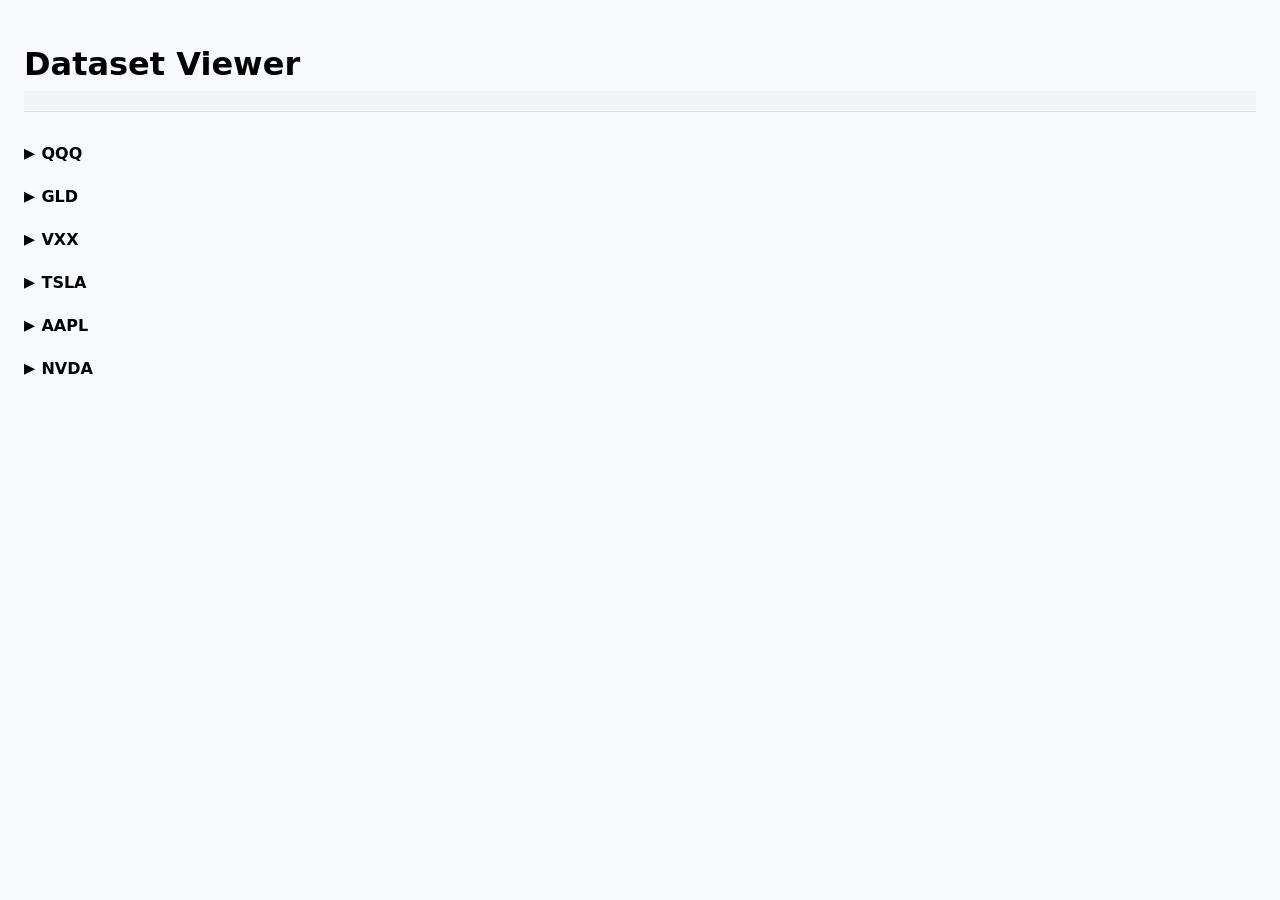
<file: static/symbol.html>
<!DOCTYPE html>
<html lang="en">
<head>
  <meta charset="UTF-8" />
  <title>Dataset Viewer</title>
  <meta name="viewport" content="width=device-width, initial-scale=1" />

  <style>
    body {
      font-family: system-ui, -apple-system, BlinkMacSystemFont, sans-serif;
      padding: 1rem;
      background: #f9fafb;
    }

    h1, h2, h3 {
      margin-bottom: 0.5rem;
    }

    input {
      padding: 0.5rem;
      margin-bottom: 1rem;
      width: 100%;
      max-width: 300px;
    }

    table {
      width: 100%;
      border-collapse: collapse;
      background: white;
      margin-bottom: 2rem;
    }

    th, td {
      padding: 0.6rem;
      border-bottom: 1px solid #ddd;
      text-align: left;
    }

    th {
      cursor: pointer;
      background: #f3f4f6;
    }

    th:hover {
      background: #e5e7eb;
    }

    .pagination {
      margin-bottom: 2rem;
    }

    .pagination button {
      padding: 0.4rem 0.7rem;
      margin-right: 0.25rem;
      cursor: pointer;
    }

    /* ===== JSON GROUPING ===== */
    .json-group {
      margin-bottom: 1.5rem;
    }

    .json-header {
      display: flex;
      align-items: center;
      cursor: pointer;
      font-weight: 600;
      user-select: none;
    }

    .json-header span {
      margin-right: 0.4rem;
      font-size: 0.9rem;
    }

    .json-items {
      margin-left: 1.5rem;
      padding-left: 1rem;
      border-left: 2px solid #374151;
      margin-top: 0.75rem;
      display: none;
    }

    .json-item {
      position: relative;
      margin-bottom: 1rem;
    }

    .copy-btn {
      position: absolute;
      top: 0.4rem;
      right: 0.4rem;
      background: #1f2933;
      color: #e5e7eb;
      border: 1px solid #374151;
      padding: 0.2rem 0.4rem;
      font-size: 0.75rem;
      cursor: pointer;
      border-radius: 4px;
    }

    .copy-btn:hover {
      background: #374151;
    }

    .json-block {
      background: #111827;
      color: #e5e7eb;
      padding: 1rem;
      border-radius: 6px;
      overflow-x: auto;
      font-family: monospace;
      font-size: 0.85rem;
      white-space: pre;
    }
  </style>
</head>
<body>

<h1>Dataset Viewer</h1>


<table>
  <thead>
    <tr id="header-row"></tr>
  </thead>
  <tbody></tbody>
</table>

<div class="pagination" id="pagination"></div>


<div id="jsonMessages"></div>

<script>
/* ================= CSV DATA ================= */
const csvData = `

`;

function parseCSV(csv) {
  const lines = csv.trim().split("\n");
  const headers = lines[0].split(",");
  const rows = lines.slice(1).map(line =>
    Object.fromEntries(
      line.split(",").map((v, i) => [headers[i], v])
    )
  );
  return { headers, rows };
}

const { headers, rows } = parseCSV(csvData);

/* ================= TABLE ================= */
let currentPage = 1;
let rowsPerPage = 20;
let sortColumn = null;
let sortAsc = true;
let filteredRows = [...rows];

function renderHeaders() {
  const hr = document.getElementById("header-row");
  hr.innerHTML = "";
  headers.forEach(h => {
    const th = document.createElement("th");
    th.textContent = h;
    th.onclick = () => sortBy(h);
    hr.appendChild(th);
  });
}

function renderTable() {
  const tbody = document.querySelector("tbody");
  tbody.innerHTML = "";
  filteredRows.slice(0, rowsPerPage).forEach(r => {
    const tr = document.createElement("tr");
    headers.forEach(h => {
      const td = document.createElement("td");
      td.textContent = r[h];
      tr.appendChild(td);
    });
    tbody.appendChild(tr);
  });
}




/* ================= JSON DATA ================= */
const jsonMessages = [
  {
    "accountNumber": "34614483",
    "assetType": "OPTION",
    "gapinterval": 0,
    "gapprice": 0,
    "instruction": "SELL_TO_OPEN",
    "interval": 6,
    "maxRunNumber": 100,
    "orderType": "LIMIT",
    "price": 3.5,
    "quantity": 1,
    "symbol": "QQQ   270115P00210000",
    "threadNumber": 0
  },
  {
    "accountNumber": "34614483",
    "assetType": "OPTION",
    "gapinterval": 0,
    "gapprice": 0,
    "instruction": "SELL_TO_OPEN",
    "interval": 6,
    "maxRunNumber": 100,
    "orderType": "LIMIT",
    "price": 3.5,
    "quantity": 1,
    "symbol": "QQQ   260618P00254780",
    "threadNumber": 0
  },
  {
    "accountNumber": "34614483",
    "assetType": "OPTION",
    "gapinterval": 0,
    "gapprice": 0,
    "instruction": "SELL_TO_OPEN",
    "interval": 6,
    "maxRunNumber": 100,
    "orderType": "LIMIT",
    "price": 3.5,
    "quantity": 1,
    "symbol": "GLD   280121P00150000",
    "threadNumber": 0
  },
  {
    "accountNumber": "34614483",
    "assetType": "OPTION",
    "gapinterval": 0,
    "gapprice": 0,
    "instruction": "SELL_TO_OPEN",
    "interval": 6,
    "maxRunNumber": 100,
    "orderType": "LIMIT",
    "price": 3.5,
    "quantity": 1,
    "symbol": "VXX   260618P00054780",
    "threadNumber": 0
  },

{
  "accountNumber": "34614483",
  "assetType": "OPTION",
  "gapinterval": 0,
  "gapprice": 0,
  "instruction": "SELL_TO_OPEN",
  "interval": 6,
  "maxRunNumber": 100,
  "orderType": "LIMIT",
  "price": 3.5,
  "quantity": 1,
  "symbol": "TSLA  260821P00060000",
  "threadNumber": 0
},

{
  "accountNumber": "34614483",
  "assetType": "OPTION",
  "gapinterval": 0,
  "gapprice": 0,
  "instruction": "BUY_TO_CLOSE",
  "interval": 4,
  "maxRunNumber": 7,
  "orderType": "LIMIT",
  "price": 0.28,
  "quantity": 1,
  "symbol": "TSLA  270115P00040000",
  "threadNumber": 0
},

{
  "accountNumber": "10067672",
  "assetType": "OPTION",
  "gapinterval": 0,
  "gapprice": 0,
  "instruction": "BUY_TO_CLOSE",
  "interval": 4,
  "maxRunNumber": 5,
  "orderType": "LIMIT",
  "price": 0.16,
  "quantity": 1,
  "symbol": "TSLA  260821P00050000",
  "threadNumber": 0
},
{
  "accountNumber": "34614483",
  "assetType": "OPTION",
  "gapinterval": 0,
  "gapprice": 0,
  "instruction": "BUY_TO_CLOSE",
  "interval": 6,
  "maxRunNumber": 100,
  "orderType": "LIMIT",
  "price": 0.4,
  "quantity": 1,
  "symbol": "AAPL  270115P00100000",
  "threadNumber": 0
},
{ 
  "accountNumber": "34614483", 
  "assetType": "OPTION", 
  "gapinterval": 0, 
  "gapprice": 0, 
  "instruction": "BUY_TO_CLOSE", 
  "interval": 6, 
  "maxRunNumber": 100, 
  "orderType": "LIMIT", 
  "price": 0.22, 
  "quantity": 1, 
  "symbol": "NVDA  260618P00067000", 
  "threadNumber": 0 
},
{
  "accountNumber": "34614483",
  "assetType": "OPTION",
  "gapinterval": 0,
  "gapprice": 0,
  "instruction": "SELL_TO_OPEN",
  "interval": 6,
  "maxRunNumber": 10,
  "orderType": "LIMIT",
  "price": 0.27,
  "quantity": 1,
  "symbol": "VXX   260417C00080000",
  "threadNumber": 0
}


];


/* ================= RENDER JSON ================= */
function renderJSONMessages() {
  const container = document.getElementById("jsonMessages");
  container.innerHTML = "";

  const groups = {};
  jsonMessages.forEach(m => {
    const key = m.symbol.trim().split(/\s+/)[0];
    groups[key] ??= [];
    groups[key].push(m);
  });

  Object.entries(groups).forEach(([symbol, items]) => {
    const group = document.createElement("div");
    group.className = "json-group";

    const header = document.createElement("div");
    header.className = "json-header";
    header.innerHTML = `<span>▶</span>${symbol}`;

    const itemsDiv = document.createElement("div");
    itemsDiv.className = "json-items";

    header.onclick = () => {
      const open = itemsDiv.style.display === "block";
      itemsDiv.style.display = open ? "none" : "block";
      header.querySelector("span").textContent = open ? "▶" : "▼";
    };

    items.forEach(obj => {
      const item = document.createElement("div");
      item.className = "json-item";

      const pre = document.createElement("pre");
      pre.className = "json-block";
      pre.textContent = JSON.stringify(obj, null, 2);

      const btn = document.createElement("button");
      btn.className = "copy-btn";
      btn.textContent = "Copy";
      btn.onclick = () => {
        navigator.clipboard.writeText(pre.textContent);
        btn.textContent = "Copied";
        setTimeout(() => btn.textContent = "Copy", 1000);
      };

      item.appendChild(btn);
      item.appendChild(pre);
      itemsDiv.appendChild(item);
    });

    group.appendChild(header);
    group.appendChild(itemsDiv);
    container.appendChild(group);
  });
}

/* ================= INIT ================= */
renderHeaders();
renderTable();
renderJSONMessages();
</script>

</body>
</html>
</file>
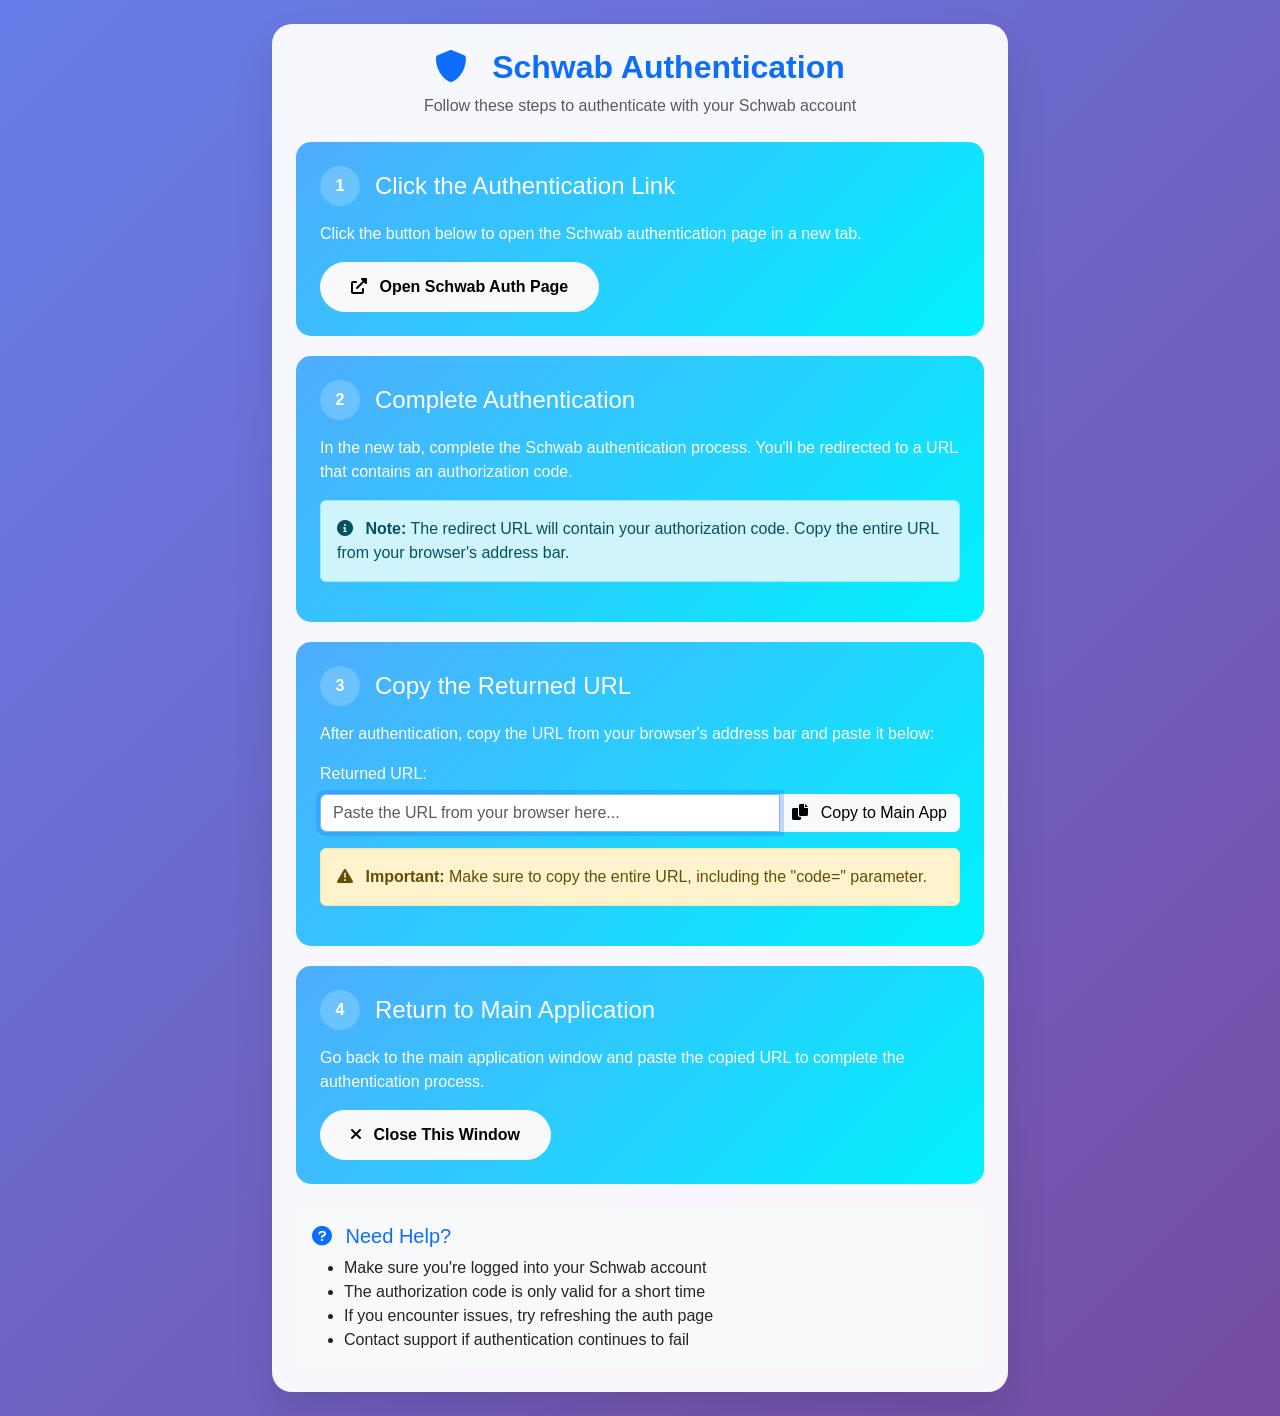
<file: templates/auth.html>
<!DOCTYPE html>
<html lang="en">
<head>
    <meta charset="UTF-8">
    <meta name="viewport" content="width=device-width, initial-scale=1.0">
    <title>Schwab Authentication</title>
    <link href="https://cdn.jsdelivr.net/npm/bootstrap@5.1.3/dist/css/bootstrap.min.css" rel="stylesheet">
    <link href="https://cdnjs.cloudflare.com/ajax/libs/font-awesome/6.0.0/css/all.min.css" rel="stylesheet">
    <style>
        body {
            background: linear-gradient(135deg, #667eea 0%, #764ba2 100%);
            min-height: 100vh;
            font-family: 'Segoe UI', Tahoma, Geneva, Verdana, sans-serif;
        }
        .auth-container {
            background: rgba(255, 255, 255, 0.95);
            border-radius: 20px;
            box-shadow: 0 20px 40px rgba(0, 0, 0, 0.1);
            backdrop-filter: blur(10px);
        }
        .step-card {
            background: linear-gradient(135deg, #4facfe 0%, #00f2fe 100%);
            border-radius: 15px;
            color: white;
            margin-bottom: 20px;
        }
        .step-number {
            background: rgba(255, 255, 255, 0.2);
            border-radius: 50%;
            width: 40px;
            height: 40px;
            display: flex;
            align-items: center;
            justify-content: center;
            font-weight: bold;
            margin-right: 15px;
        }
        .btn-custom {
            border-radius: 25px;
            padding: 12px 30px;
            font-weight: 600;
            transition: all 0.3s ease;
        }
        .btn-custom:hover {
            transform: translateY(-2px);
            box-shadow: 0 10px 20px rgba(0, 0, 0, 0.2);
        }
        .url-display {
            background: rgba(0, 0, 0, 0.1);
            border-radius: 10px;
            padding: 15px;
            word-break: break-all;
            font-family: monospace;
            font-size: 14px;
        }
        .copy-btn {
            background: rgba(255, 255, 255, 0.2);
            border: none;
            color: white;
            border-radius: 5px;
            padding: 5px 10px;
            font-size: 12px;
            transition: all 0.3s ease;
        }
        .copy-btn:hover {
            background: rgba(255, 255, 255, 0.3);
            transform: scale(1.05);
        }
    </style>
</head>
<body>
    <div class="container py-4">
        <div class="row justify-content-center">
            <div class="col-lg-8">
                <div class="auth-container p-4">
                    <div class="text-center mb-4">
                        <h2 class="text-primary fw-bold">
                            <i class="fas fa-shield-alt me-3"></i>
                            Schwab Authentication
                        </h2>
                        <p class="text-muted">Follow these steps to authenticate with your Schwab account</p>
                    </div>

                    <!-- Step 1: Click Auth Link -->
                    <div class="step-card p-4">
                        <div class="d-flex align-items-center mb-3">
                            <div class="step-number">1</div>
                            <h4 class="mb-0">Click the Authentication Link</h4>
                        </div>
                        <p class="mb-3">Click the button below to open the Schwab authentication page in a new tab.</p>
                        <a href="{{ auth_url }}" target="_blank" class="btn btn-light btn-custom">
                            <i class="fas fa-external-link-alt me-2"></i>
                            Open Schwab Auth Page
                        </a>
                    </div>

                    <!-- Step 2: Complete Auth -->
                    <div class="step-card p-4">
                        <div class="d-flex align-items-center mb-3">
                            <div class="step-number">2</div>
                            <h4 class="mb-0">Complete Authentication</h4>
                        </div>
                        <p class="mb-3">In the new tab, complete the Schwab authentication process. You'll be redirected to a URL that contains an authorization code.</p>
                        <div class="alert alert-info">
                            <i class="fas fa-info-circle me-2"></i>
                            <strong>Note:</strong> The redirect URL will contain your authorization code. Copy the entire URL from your browser's address bar.
                        </div>
                    </div>

                    <!-- Step 3: Copy URL -->
                    <div class="step-card p-4">
                        <div class="d-flex align-items-center mb-3">
                            <div class="step-number">3</div>
                            <h4 class="mb-0">Copy the Returned URL</h4>
                        </div>
                        <p class="mb-3">After authentication, copy the URL from your browser's address bar and paste it below:</p>
                        
                        <div class="mb-3">
                            <label for="returnedUrl" class="form-label text-white">Returned URL:</label>
                            <div class="input-group">
                                <input type="text" class="form-control" id="returnedUrl" 
                                       placeholder="Paste the URL from your browser here...">
                                <button class="btn btn-light" onclick="copyToMainWindow()">
                                    <i class="fas fa-copy me-2"></i>
                                    Copy to Main App
                                </button>
                            </div>
                        </div>

                        <div class="alert alert-warning">
                            <i class="fas fa-exclamation-triangle me-2"></i>
                            <strong>Important:</strong> Make sure to copy the entire URL, including the "code=" parameter.
                        </div>
                    </div>

                    <!-- Step 4: Return to Main App -->
                    <div class="step-card p-4">
                        <div class="d-flex align-items-center mb-3">
                            <div class="step-number">4</div>
                            <h4 class="mb-0">Return to Main Application</h4>
                        </div>
                        <p class="mb-3">Go back to the main application window and paste the copied URL to complete the authentication process.</p>
                        <button class="btn btn-light btn-custom" onclick="closeWindow()">
                            <i class="fas fa-times me-2"></i>
                            Close This Window
                        </button>
                    </div>

                    <!-- Help Section -->
                    <div class="mt-4 p-3 bg-light rounded">
                        <h5 class="text-primary">
                            <i class="fas fa-question-circle me-2"></i>
                            Need Help?
                        </h5>
                        <ul class="mb-0">
                            <li>Make sure you're logged into your Schwab account</li>
                            <li>The authorization code is only valid for a short time</li>
                            <li>If you encounter issues, try refreshing the auth page</li>
                            <li>Contact support if authentication continues to fail</li>
                        </ul>
                    </div>
                </div>
            </div>
        </div>
    </div>

    <script src="https://cdn.jsdelivr.net/npm/bootstrap@5.1.3/dist/js/bootstrap.bundle.min.js"></script>
    <script>
        function copyToMainWindow() {
            const returnedUrl = document.getElementById('returnedUrl').value.trim();
            if (!returnedUrl) {
                alert('Please paste the returned URL first.');
                return;
            }

            // Try to communicate with the main window
            if (window.opener && !window.opener.closed) {
                try {
                    // Set the value in the main window
                    const mainWindow = window.opener;
                    const urlInput = mainWindow.document.getElementById('returnedUrl');
                    if (urlInput) {
                        urlInput.value = returnedUrl;
                        alert('URL copied to main application! You can now return to the main window and click "Process".');
                    } else {
                        alert('Could not find the URL input in the main application. Please copy and paste manually.');
                    }
                } catch (error) {
                    console.error('Error communicating with main window:', error);
                    alert('Could not automatically copy to main application. Please copy and paste manually.');
                }
            } else {
                alert('Main application window not found. Please copy and paste the URL manually.');
            }
        }

        function closeWindow() {
            window.close();
        }

        // Auto-focus the URL input when the page loads
        document.addEventListener('DOMContentLoaded', function() {
            document.getElementById('returnedUrl').focus();
        });
    </script>
</body>
</html>
</file>
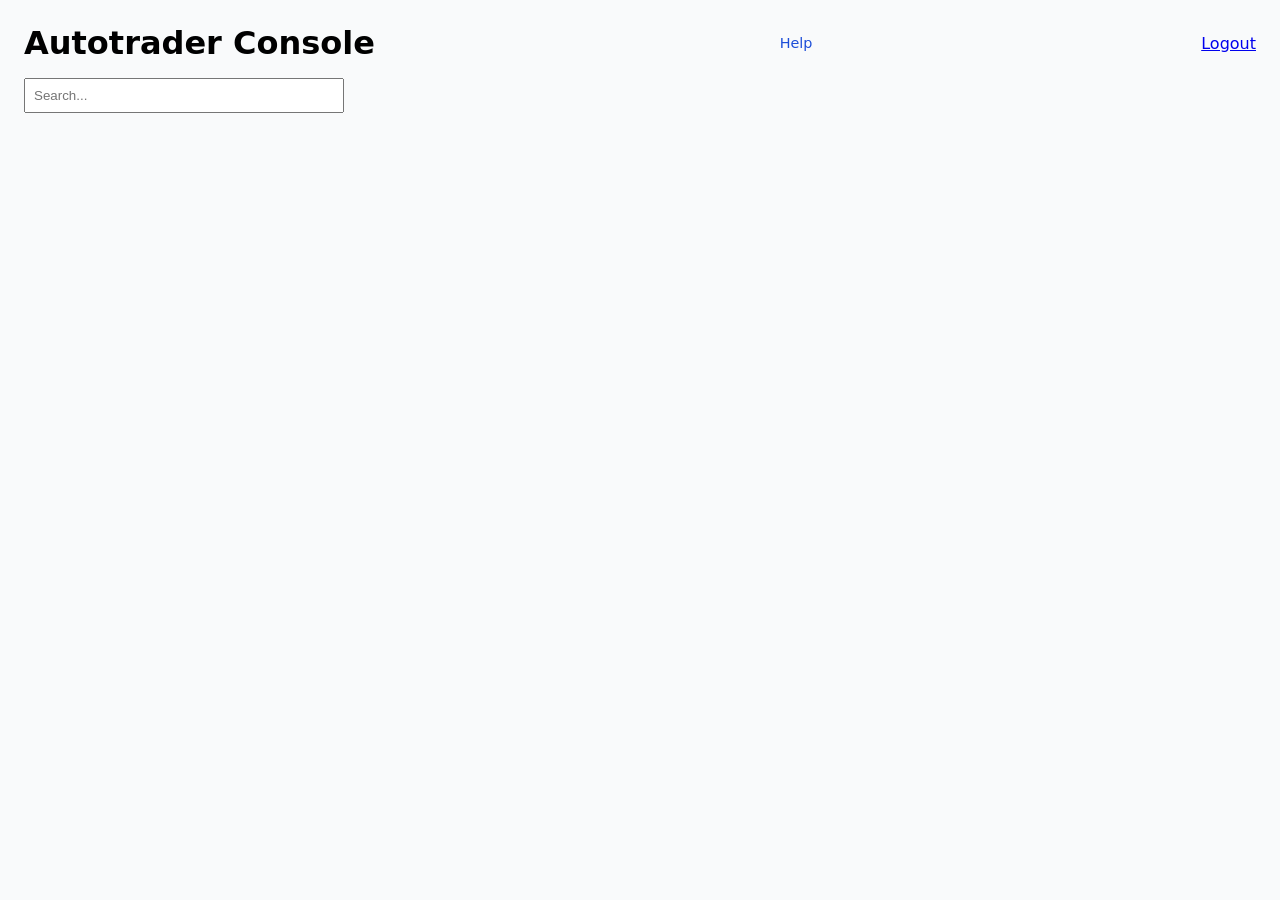
<file: templates/autotrader.html>
<!DOCTYPE html>
<html lang="en">
<head>
<meta charset="UTF-8">
<title>Autotrader Console</title>
<meta name="viewport" content="width=device-width, initial-scale=1" />
<style>
  body { font-family: system-ui, -apple-system, BlinkMacSystemFont, sans-serif; padding: 1rem; background: #f9fafb; }
  h1 { margin-bottom: 0.5rem; display: inline-block; }
  a.help-link { margin-left: 1rem; font-size: 0.9rem; text-decoration: none; color: #1d4ed8; }
  a.help-link:hover { text-decoration: underline; }
  input { padding: 0.5rem; margin-bottom: 1rem; width: 100%; max-width: 300px; }
  table { width: 100%; border-collapse: collapse; background: white; table-layout: fixed; }
  th, td { padding: 0.6rem; border-bottom: 1px solid #ddd; overflow: hidden; white-space: nowrap; text-overflow: ellipsis; text-align: left; }
  th { cursor: pointer; background: #f3f4f6; }
  th:nth-child(1), td:nth-child(1) { width: 60px; }
  th:nth-child(2), td:nth-child(2) { width: 120px; }
  th:nth-child(3), td:nth-child(3) { width: 180px; }
  th:nth-child(4), td:nth-child(4) { width: 240px; }
  th:nth-child(5), td:nth-child(5) { width: 100px; }
  th:nth-child(6), td:nth-child(6) { width: 220px; }
  .actions { display: flex; gap: 0.3rem; justify-content: center; }
  .actions button { padding: 0.3rem 0.6rem; cursor: pointer; }
  .pagination { margin-top: 1rem; }
  .pagination button { padding: 0.4rem 0.7rem; margin-right: 0.25rem; }
  .modal { display: none; position: fixed; z-index: 999; left: 0; top: 0; width: 100%; height: 100%; overflow: auto; background-color: rgba(0,0,0,0.4); }
  .modal-content { background-color: #fff; margin: 10% auto; padding: 1rem; border: 1px solid #888; width: 90%; max-width: 500px; border-radius: 5px; box-shadow: 0 5px 15px rgba(0,0,0,0.3); }
  .modal-content h2 { margin-top: 0; }
  .modal-content textarea { width: 100%; height: 150px; padding: 0.5rem; margin: 0.5rem 0 1rem 0; resize: vertical; }
  .modal-content button { padding: 0.4rem 0.8rem; margin-right: 0.5rem; }
</style>
</head>
<body>

<div style="display:flex; justify-content: space-between; align-items: center; margin-bottom:1rem;">
  <h1 style="margin:0;">Autotrader Console</h1>
  <a class="help-link" href="../static/symbol.html" target="_blank">Help</a>
  <a href="/logout" style="float:right;">Logout</a>
</div>

<input type="text" id="search" placeholder="Search..." />

<table>
  <thead>
    <tr id="header-row"></tr>
  </thead>
  <tbody id="tbody"></tbody>
</table>

<div class="pagination" id="pagination"></div>

<div id="modal" class="modal">
  <div class="modal-content">
    <h2>API JSON Editor</h2>
    <textarea id="jsonInput"></textarea>
    <div style="text-align:right;">
      <button id="startBtn">Start</button>
      <button id="stopBtn">Stop</button>
      <button id="closeBtn">Close</button>
    </div>
  </div>
</div>

<script src="https://cdn.socket.io/4.7.2/socket.io.min.js"></script>
<script>
/* ================= CSV DATA ================= */
const csvData = `
Id,Account,Symbol,Status,QtyLeft
1,10067672-0,Alpha,A,0
2,10067672-1,Beta,B,0
3,10067672-2,Gamma,A,0
4,26609977-0,Delta,C,0
5,26609977-1,Epsilon,B,0
6,26609977-2,Zeta,A,0
7,34614483-0,Eta,C,0
8,34614483-1,Theta,B,0
9,34614483-2,Iota,A,0
10,87390906-0,Kappa,C,0
11,87390906-1,Lambda,B,0
12,87390906-2,Mu,A,0
`;

function parseCSV(csv){
  const lines = csv.trim().split("\n");
  const headers = lines[0].split(",");
  const rows = lines.slice(1).map(line => Object.fromEntries(line.split(",").map((v,i)=>[headers[i],v])));
  return { headers, rows };
}

const { headers, rows } = parseCSV(csvData);
const actionColumnName = "Actions";

let currentPage = 1;
let rowsPerPage = 12;
let sortColumn = null;
let sortAsc = true;
let filteredRows = [...rows];
let currentRow = null;

/* ================= SOCKET.IO ================= */
const socket = io();

socket.on('connect', ()=> console.log("Connected!"));

socket.on('response', msg => {
  console.log("Server says:", msg);
  if(msg.Id && msg.QtyLeft){
    const row = rows.find(r => r.Id.toString() === msg.Id.toString());
    if(row){
      row.QtyLeft = msg.QtyLeft.toString();
      renderTable();
    }
  }
});

socket.on('response_symbol', msg => {
  console.log("Server says:", msg);
  if(msg.Id && msg.Symbol){
    const row = rows.find(r => r.Id.toString() === msg.Id.toString());
    if(row){
      row.Symbol = msg.Symbol.toString();
       console.log("Server says inside:", row.Symbol);
      renderTable();
    }
  }
});

socket.on('response_status', msg => {
  console.log("Server says:", msg);
  if(msg.Id && msg.Status){
    const row = rows.find(r => r.Id.toString() === msg.Id.toString());
    if(row){
      row.Status = msg.Status.toString();
       console.log("Server says inside:", row.Status);
      renderTable();
    }
  }
});
/* ================= TABLE FUNCTIONS ================= */
function renderHeaders(){
  const headerRow = document.getElementById("header-row");
  headerRow.innerHTML = "";
  headers.forEach(h=>{
    const th = document.createElement("th");
    th.textContent = h;
    th.onclick = ()=>sortBy(h);
    headerRow.appendChild(th);
  });
  const actionsTh = document.createElement("th");
  actionsTh.textContent = actionColumnName;
  actionsTh.style.cursor = "default";
  headerRow.appendChild(actionsTh);
}

function renderTable(){
  const tbody = document.getElementById("tbody");
  tbody.innerHTML = "";

  const start = (currentPage-1)*rowsPerPage;
  const pageRows = filteredRows.slice(start,start+rowsPerPage);

  pageRows.forEach(row=>{
    const tr = document.createElement("tr");
    headers.forEach(h=>{
      const td = document.createElement("td");
      td.textContent = row[h];
      tr.appendChild(td);
    });

    const actionsTd = document.createElement("td");
    actionsTd.className = "actions";

    const viewBtn = document.createElement("button");
    viewBtn.textContent = "View";
    viewBtn.onclick = ()=>{
      currentRow = row;
      document.getElementById("jsonInput").value = row.QtyLeft;
      document.getElementById("modal").style.display = "block";
    };

    const startBtn = document.createElement("button");
    startBtn.textContent = "Start";
    startBtn.onclick = ()=>{
      if(currentRow){
        const payload = document.getElementById("jsonInput").value;
        socket.emit('message', payload); // send to server, will echo back
      }
    };

    const stopBtn = document.createElement("button");
    stopBtn.textContent = "Stop";
    stopBtn.onclick = ()=>alert(`Stop called for row ID: ${row.Id}`);

    actionsTd.appendChild(viewBtn);
    actionsTd.appendChild(startBtn);
    actionsTd.appendChild(stopBtn);
    tr.appendChild(actionsTd);

    tbody.appendChild(tr);
  });

  renderPagination();
}

function renderPagination(){
  const pageCount = Math.ceil(filteredRows.length / rowsPerPage);
  const pagination = document.getElementById("pagination");
  pagination.innerHTML = "";
  for(let i=1;i<=pageCount;i++){
    const btn = document.createElement("button");
    btn.textContent = i;
    btn.disabled = i===currentPage;
    btn.onclick = ()=>{ currentPage=i; renderTable(); };
    pagination.appendChild(btn);
  }
}

function sortBy(column){
  sortAsc = sortColumn===column ? !sortAsc : true;
  sortColumn = column;

  filteredRows.sort((a,b)=>{
    const A = a[column], B = b[column];
    if(!isNaN(A)&&!isNaN(B)) return sortAsc ? A-B : B-A;
    return sortAsc ? A.localeCompare(B) : B.localeCompare(A);
  });
  renderTable();
}

document.getElementById("search").addEventListener("input",e=>{
  const q = e.target.value.toLowerCase();
  filteredRows = rows.filter(r=>Object.values(r).some(v=>v.toLowerCase().includes(q)));
  currentPage = 1;
  renderTable();
});

document.getElementById("closeBtn").onclick = ()=>{ document.getElementById("modal").style.display="none"; };
window.onclick = e => { if(e.target===document.getElementById("modal")) document.getElementById("modal").style.display="none"; };

/* ================= INIT ================= */
renderHeaders();
renderTable();
</script>

</body>
</html>
</file>
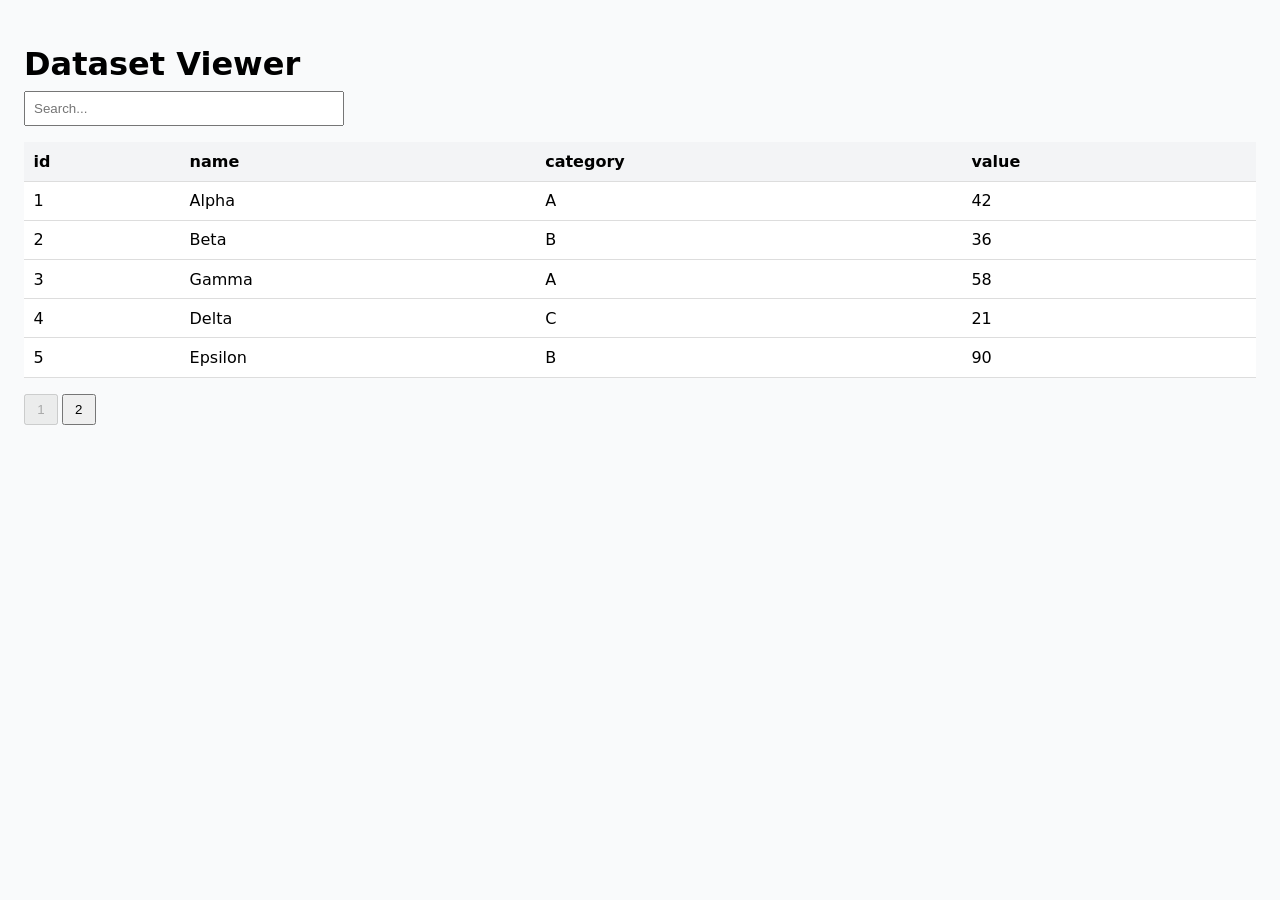
<file: templates/symbol.html>
<!DOCTYPE html>
<html lang="en">
<head>
  <meta charset="UTF-8" />
  <title>Dataset Viewer</title>
  <meta name="viewport" content="width=device-width, initial-scale=1" />

  <style>
    body {
      font-family: system-ui, -apple-system, BlinkMacSystemFont, sans-serif;
      padding: 1rem;
      background: #f9fafb;
    }

    h1 {
      margin-bottom: 0.5rem;
    }

    input {
      padding: 0.5rem;
      margin-bottom: 1rem;
      width: 100%;
      max-width: 300px;
    }

    table {
      width: 100%;
      border-collapse: collapse;
      background: white;
    }

    th, td {
      padding: 0.6rem;
      border-bottom: 1px solid #ddd;
      text-align: left;
    }

    th {
      cursor: pointer;
      background: #f3f4f6;
    }

    th:hover {
      background: #e5e7eb;
    }

    .pagination {
      margin-top: 1rem;
    }

    .pagination button {
      padding: 0.4rem 0.7rem;
      margin-right: 0.25rem;
      cursor: pointer;
    }

    @media (max-width: 600px) {
      table {
        font-size: 0.9rem;
      }
    }
  </style>
</head>
<body>

<h1>Dataset Viewer</h1>

<input type="text" id="search" placeholder="Search..." />

<table id="table">
  <thead>
    <tr id="header-row"></tr>
  </thead>
  <tbody></tbody>
</table>

<div class="pagination" id="pagination"></div>

<script>
/* ================= CSV DATA ================= */
/* Replace this CSV with your own */
const csvData = `
id,name,category,value
1,Alpha,A,42
2,Beta,B,36
3,Gamma,A,58
4,Delta,C,21
5,Epsilon,B,90
6,Zeta,A,12
7,Eta,C,33
8,Theta,B,77
9,Iota,A,64
10,Kappa,C,25
`;

/* ================= PARSE CSV ================= */
function parseCSV(csv) {
  const lines = csv.trim().split("\n");
  const headers = lines[0].split(",");
  const rows = lines.slice(1).map(line =>
    Object.fromEntries(
      line.split(",").map((value, i) => [headers[i], value])
    )
  );
  return { headers, rows };
}

const { headers, rows } = parseCSV(csvData);

/* ================= STATE ================= */
let currentPage = 1;
let rowsPerPage = 5;
let sortColumn = null;
let sortAsc = true;
let filteredRows = [...rows];

/* ================= RENDER ================= */
function renderTable() {
  const tbody = document.querySelector("tbody");
  tbody.innerHTML = "";

  const start = (currentPage - 1) * rowsPerPage;
  const pageRows = filteredRows.slice(start, start + rowsPerPage);

  pageRows.forEach(row => {
    const tr = document.createElement("tr");
    headers.forEach(h => {
      const td = document.createElement("td");
      td.textContent = row[h];
      tr.appendChild(td);
    });
    tbody.appendChild(tr);
  });

  renderPagination();
}

function renderHeaders() {
  const headerRow = document.getElementById("header-row");
  headerRow.innerHTML = "";

  headers.forEach(h => {
    const th = document.createElement("th");
    th.textContent = h;
    th.onclick = () => sortBy(h);
    headerRow.appendChild(th);
  });
}

function renderPagination() {
  const pageCount = Math.ceil(filteredRows.length / rowsPerPage);
  const pagination = document.getElementById("pagination");
  pagination.innerHTML = "";

  for (let i = 1; i <= pageCount; i++) {
    const btn = document.createElement("button");
    btn.textContent = i;
    btn.disabled = i === currentPage;
    btn.onclick = () => {
      currentPage = i;
      renderTable();
    };
    pagination.appendChild(btn);
  }
}

/* ================= SORT ================= */
function sortBy(column) {
  sortAsc = sortColumn === column ? !sortAsc : true;
  sortColumn = column;

  filteredRows.sort((a, b) => {
    const valA = a[column];
    const valB = b[column];

    if (!isNaN(valA) && !isNaN(valB)) {
      return sortAsc ? valA - valB : valB - valA;
    }
    return sortAsc
      ? valA.localeCompare(valB)
      : valB.localeCompare(valA);
  });

  renderTable();
}

/* ================= SEARCH ================= */
document.getElementById("search").addEventListener("input", e => {
  const q = e.target.value.toLowerCase();
  filteredRows = rows.filter(row =>
    Object.values(row).some(v => v.toLowerCase().includes(q))
  );
  currentPage = 1;
  renderTable();
});

/* ================= INIT ================= */
renderHeaders();
renderTable();
</script>

</body>
</html>
</file>
